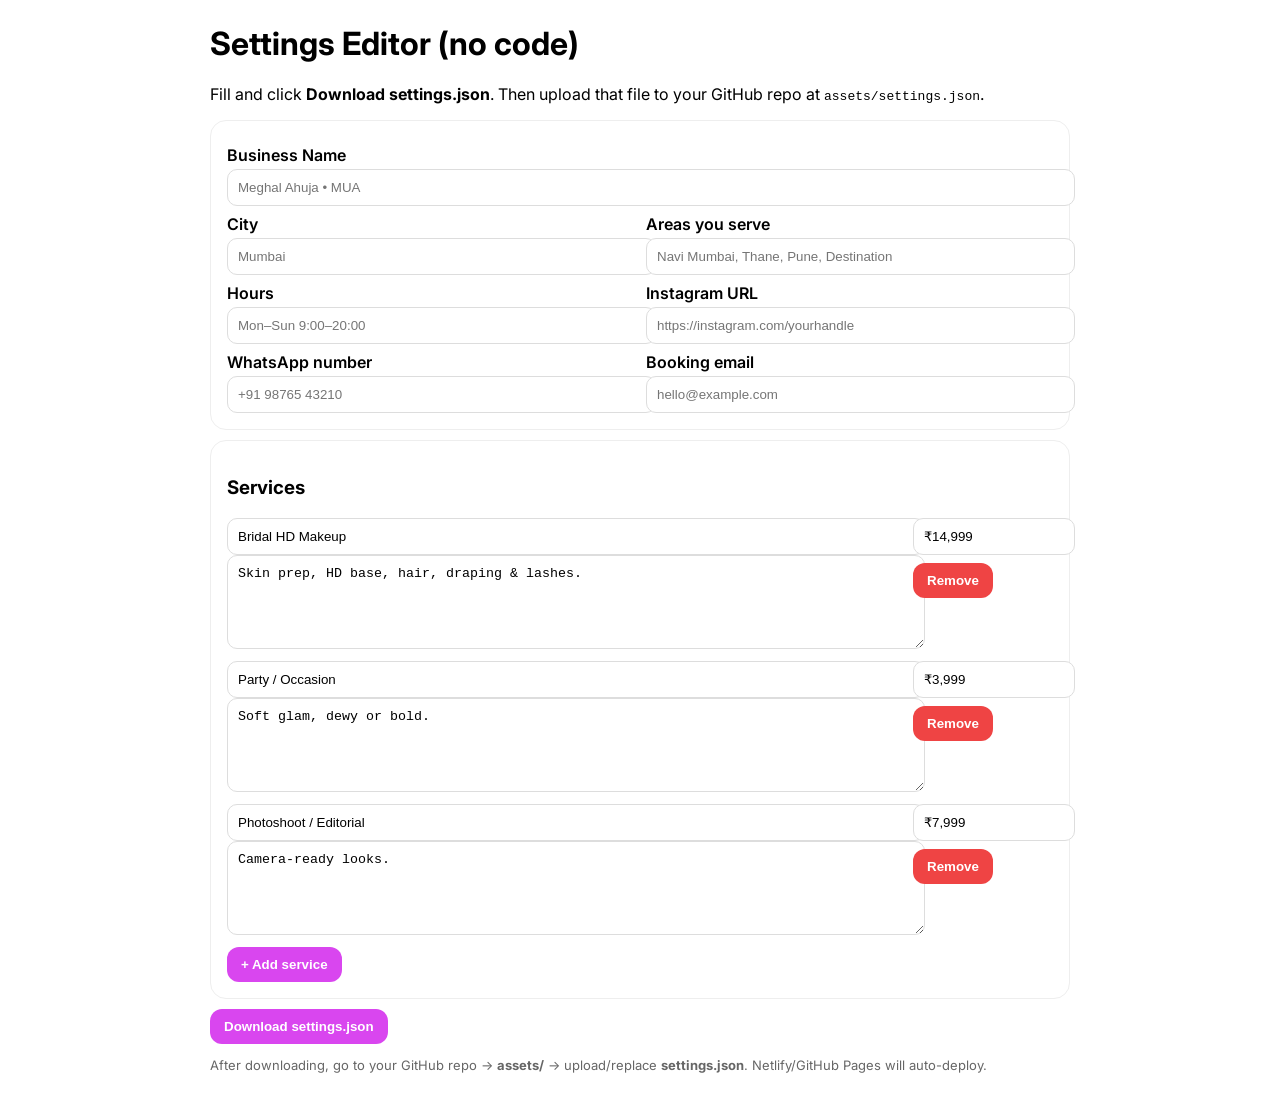
<file: admin.html>
<!doctype html>
<html lang="en">
<head>
  <meta charset="utf-8" />
  <meta name="viewport" content="width=device-width, initial-scale=1" />
  <title>Settings Editor — MUA</title>
  <link rel="preconnect" href="https://fonts.googleapis.com">
  <link rel="preconnect" href="https://fonts.gstatic.com" crossorigin>
  <link href="https://fonts.googleapis.com/css2?family=Inter:wght@300;400;500;600&display=swap" rel="stylesheet">
  <style>
    body{font-family:Inter,system-ui,-apple-system,Segoe UI,Roboto,Ubuntu,'Helvetica Neue','Noto Sans',Arial,sans-serif;max-width:860px;margin:24px auto;padding:0 16px}
    .grid{display:grid;grid-template-columns:1fr 1fr;gap:12px}
    label{font-weight:600;margin:8px 0 4px;display:block}
    input,textarea{width:100%;padding:10px;border:1px solid #ddd;border-radius:10px}
    textarea{min-height:72px}
    button{padding:10px 14px;border:0;border-radius:12px;background:#d946ef;color:#fff;font-weight:600;cursor:pointer}
    .card{border:1px solid #eee;border-radius:16px;padding:16px;margin:10px 0}
    .service{display:grid;grid-template-columns:1fr 140px;gap:10px;margin-bottom:8px}
    .small{color:#666;font-size:13px}
  </style>
</head>
<body>
  <h1>Settings Editor (no code)</h1>
  <p>Fill and click <strong>Download settings.json</strong>. Then upload that file to your GitHub repo at <code>assets/settings.json</code>.</p>

  <div class="card">
    <label>Business Name</label>
    <input id="name" placeholder="Meghal Ahuja • MUA" />

    <div class="grid">
      <div>
        <label>City</label>
        <input id="city" placeholder="Mumbai" />
      </div>
      <div>
        <label>Areas you serve</label>
        <input id="areas" placeholder="Navi Mumbai, Thane, Pune, Destination" />
      </div>
    </div>

    <div class="grid">
      <div>
        <label>Hours</label>
        <input id="hours" placeholder="Mon–Sun 9:00–20:00" />
      </div>
      <div>
        <label>Instagram URL</label>
        <input id="instagram" placeholder="https://instagram.com/yourhandle" />
      </div>
    </div>

    <div class="grid">
      <div>
        <label>WhatsApp number</label>
        <input id="phone" placeholder="+91 98765 43210" />
      </div>
      <div>
        <label>Booking email</label>
        <input id="email" placeholder="hello@example.com" />
      </div>
    </div>
  </div>

  <div class="card">
    <h3>Services</h3>
    <div id="services"></div>
    <button id="add">+ Add service</button>
  </div>

  <div>
    <button id="download">Download settings.json</button>
  </div>

  <p class="small">After downloading, go to your GitHub repo → <strong>assets/</strong> → upload/replace <strong>settings.json</strong>. Netlify/GitHub Pages will auto-deploy.</p>

  <script>
    const servicesDiv = document.getElementById('services');
    const addBtn = document.getElementById('add');
    function addService(name='', price='', desc=''){
      const wrap = document.createElement('div');
      wrap.className = 'service';
      wrap.innerHTML = `
        <div>
          <input placeholder="Service name" value="${name}">
          <textarea placeholder="Short description">${desc}</textarea>
        </div>
        <div>
          <input placeholder="₹ price" value="${price}">
          <button class="remove" style="margin-top:8px;background:#ef4444">Remove</button>
        </div>`;
      wrap.querySelector('.remove').onclick = ()=> wrap.remove();
      servicesDiv.appendChild(wrap);
    }
    addBtn.onclick = ()=> addService();
    addService('Bridal HD Makeup','₹14,999','Skin prep, HD base, hair, draping & lashes.');
    addService('Party / Occasion','₹3,999','Soft glam, dewy or bold.');
    addService('Photoshoot / Editorial','₹7,999','Camera-ready looks.');

    function download(filename, text) {
      const element = document.createElement('a');
      element.setAttribute('href', 'data:application/json;charset=utf-8,' + encodeURIComponent(text));
      element.setAttribute('download', filename);
      element.style.display = 'none';
      document.body.appendChild(element);
      element.click();
      document.body.removeChild(element);
    }

    document.getElementById('download').onclick = ()=>{
      const services = [];
      servicesDiv.querySelectorAll('.service').forEach(s=>{
        const inputs = s.querySelectorAll('input, textarea');
        const name = inputs[0].value.trim();
        const desc = inputs[1].value.trim();
        const price = inputs[2].value.trim();
        if(name){ services.push({name, price, desc}); }
      });
      const data = {
        business: {
          name: document.getElementById('name').value.trim() || 'Meghal Ahuja • MUA',
          city: document.getElementById('city').value.trim() || '',
          areas: document.getElementById('areas').value.trim() || '',
          hours: document.getElementById('hours').value.trim() || '',
          phone: document.getElementById('phone').value.trim() || '',
          email: document.getElementById('email').value.trim() || '',
          instagram: document.getElementById('instagram').value.trim() || ''
        },
        services
      };
      download('settings.json', JSON.stringify(data, null, 2));
    };
  </script>
</body>
</html>
</file>
